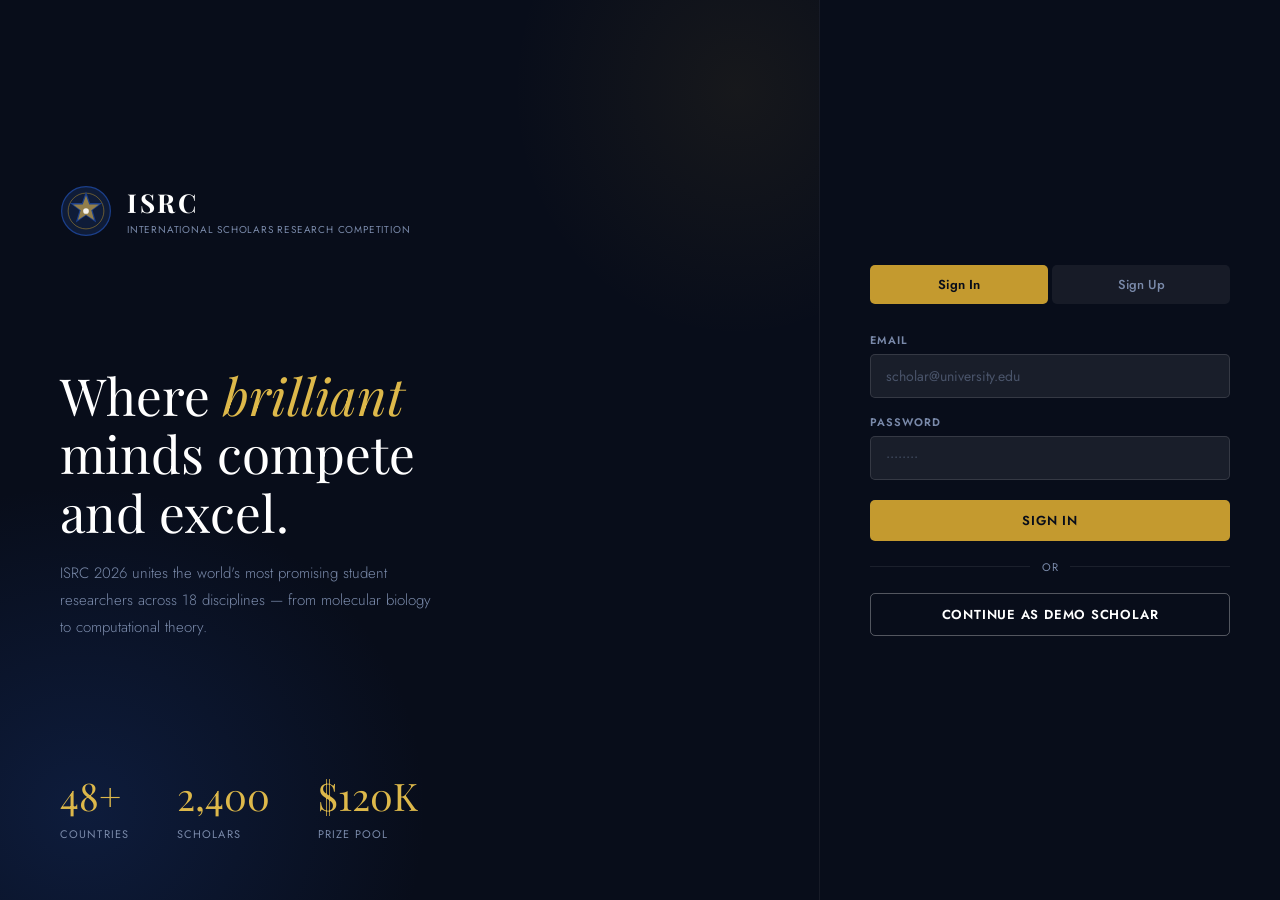
<file: prototype_version/index.html>
<!DOCTYPE html>
<html lang="en">
<head>
<meta charset="UTF-8"/>
<meta name="viewport" content="width=device-width, initial-scale=1.0"/>
<title>Sign In — ISRC 2026</title>
<link rel="icon" href="icon.svg" type="image/svg+xml"/>
<link rel="stylesheet" href="css/style.css"/>
<style>
  body { background: var(--ink); display: flex; min-height: 100vh; }

  /* ── Left panel ── */
  .panel-left {
    flex: 1; display: flex; flex-direction: column; justify-content: space-between;
    padding: 56px 60px; position: relative; overflow: hidden;
    border-right: 1px solid rgba(255,255,255,.06);
  }
  .panel-left::before {
    content: ''; position: absolute; inset: 0;
    background: radial-gradient(ellipse 70% 60% at 10% 90%, rgba(27,63,139,.3), transparent 60%),
                radial-gradient(ellipse 50% 50% at 90% 10%, rgba(196,154,47,.08), transparent 55%);
  }
  .grid-bg {
    position: absolute; inset: 0;
    background-image: linear-gradient(rgba(255,255,255,.02) 1px, transparent 1px),
                      linear-gradient(90deg, rgba(255,255,255,.02) 1px, transparent 1px);
    background-size: 52px 52px;
  }
  .panel-left > * { position: relative; z-index: 1; }

  .logo { display: flex; align-items: center; gap: 15px; }
  .logo svg { width: 52px; height: 52px; }
  .logo-text .brand {
    font-family: var(--ff-d); font-size: 26px; font-weight: 700;
    color: var(--white); letter-spacing: .1em; display: block;
  }
  .logo-text .full {
    font-size: 10px; color: var(--slate); letter-spacing: .08em;
    text-transform: uppercase; display: block; margin-top: 2px;
  }

  .tagline h1 {
    font-size: clamp(34px, 4vw, 52px); font-weight: 400;
    color: var(--white); margin-bottom: 18px;
  }
  .tagline h1 em { font-style: italic; color: var(--gold-l); }
  .tagline p { color: var(--slate); font-size: 15px; font-weight: 300; line-height: 1.8; max-width: 380px; }

  .panel-stats { display: flex; gap: 48px; }
  .ps-val { font-family: var(--ff-d); font-size: 38px; color: var(--gold-l); display: block; }
  .ps-lbl { font-size: 11px; color: var(--slate); letter-spacing: .1em; text-transform: uppercase; }

  /* ── Right panel (auth forms) ── */
  .panel-right {
    width: 460px; display: flex; align-items: center; justify-content: center;
    padding: 48px 50px; overflow-y: auto;
  }
  .auth-box { width: 100%; max-width: 360px; }
  .auth-box h2 {
    font-family: var(--ff-d); font-size: 30px; color: var(--white); margin-bottom: 4px;
  }
  .auth-box .sub { font-size: 13px; color: var(--slate); margin-bottom: 28px; }
  .auth-box .sub a { color: var(--gold-l); cursor: pointer; }
  .auth-box .sub a:hover { text-decoration: underline; }

  .divider { display:flex; align-items:center; gap:12px; margin:18px 0; }
  .divider::before, .divider::after { content:''; flex:1; height:1px; background:rgba(255,255,255,.08); }
  .divider span { font-size:11px; color:var(--slate); letter-spacing:.06em; }

  /* Tabs */
  .form-tabs { display:flex; gap:4px; margin-bottom:28px; }
  .form-tab {
    flex:1; padding:10px; border:none; border-radius:var(--r);
    font-family:var(--ff-b); font-size:13px; font-weight:500; cursor:pointer;
    background:rgba(255,255,255,.06); color:var(--slate); transition:all .2s;
  }
  .form-tab.active { background:var(--gold); color:var(--ink); font-weight:600; }

  .form-panel { display:none; }
  .form-panel.active { display:block; }

  @media (max-width:820px) { .panel-left { display:none; } .panel-right { width:100%; } }
</style>
</head>
<body>

<!-- Left branding -->
<div class="panel-left">
  <div class="grid-bg"></div>
  <div class="logo">
    <svg viewBox="0 0 64 64" fill="none" xmlns="http://www.w3.org/2000/svg">
      <circle cx="32" cy="32" r="30" fill="#0f1c38" stroke="#1b3f8b" stroke-width="1.5"/>
      <circle cx="32" cy="32" r="22" fill="none" stroke="#c49a2f" stroke-width="1" opacity="0.6"/>
      <polygon points="32,8 37,22 52,22 40,31 44.5,46 32,37.5 19.5,46 24,31 12,22 27,22" fill="#1b3f8b"/>
      <polygon points="32,13 36,24 48,24 38.5,31 42,43 32,36.5 22,43 25.5,31 16,24 28,24" fill="#c49a2f" opacity="0.7"/>
      <circle cx="32" cy="32" r="3.5" fill="#ffffff" opacity="0.9"/>
    </svg>
    <div class="logo-text">
      <span class="brand">ISRC</span>
      <span class="full">International Scholars Research Competition</span>
    </div>
  </div>

  <div class="tagline">
    <h1>Where <em>brilliant</em><br/>minds compete<br/>and excel.</h1>
    <p>ISRC 2026 unites the world's most promising student researchers across 18 disciplines — from molecular biology to computational theory.</p>
  </div>

  <div class="panel-stats">
    <div><span class="ps-val">48+</span><span class="ps-lbl">Countries</span></div>
    <div><span class="ps-val">2,400</span><span class="ps-lbl">Scholars</span></div>
    <div><span class="ps-val">$120K</span><span class="ps-lbl">Prize Pool</span></div>
  </div>
</div>

<!-- Right auth panel -->
<div class="panel-right">
  <div class="auth-box">

    <div class="form-tabs">
      <button class="form-tab active" onclick="showTab('signin')">Sign In</button>
      <button class="form-tab" onclick="showTab('register')">Sign Up</button>
    </div>

    <!-- SIGN IN (LOGIN) -->
    <div class="form-panel active" id="panel-signin">
      <div id="si-msg" class="alert"></div>
      <div class="field"><label>Email</label><input type="email" id="si-email" placeholder="scholar@university.edu"/></div>
      <div class="field"><label>Password</label><input type="password" id="si-pass" placeholder="••••••••"/></div>
      <button class="btn btn-gold btn-full" style="margin-top:4px" onclick="doSignIn()">Sign In</button>
      <div class="divider"><span>OR</span></div>
      <button class="btn btn-ghost btn-full" onclick="demoLogin()">Continue as Demo Scholar</button>
    </div>

    <!-- SIGN UP (REGISTER) -->
    <div class="form-panel" id="panel-register">
      <div id="reg-msg" class="alert"></div>
      <div class="field">
        <div class="field-row">
          <div><label>First name</label><input type="text" id="r-fn" placeholder="Aruzhan"/></div>
          <div><label>Last name</label><input type="text" id="r-ln" placeholder="Maratova"/></div>
        </div>
      </div>
      <div class="field"><label>Email</label><input type="email" id="r-em" placeholder="aruzhanmaratova2009@gmail.com"/></div>
      <div class="field"><label>Institution</label><input type="text" id="r-in" placeholder="AIS"/></div>
      <div class="field">
        <div class="field-row">
          <div>
            <label>Country</label>
            <select id="r-co">
              <option value="">Select…</option>
              <option>Argentina</option><option>Australia</option><option>Austria</option>
              <option>Bangladesh</option><option>Belgium</option><option>Brazil</option>
              <option>Canada</option><option>China</option><option>Colombia</option>
              <option>Czech Republic</option><option>Denmark</option><option>Egypt</option>
              <option>Finland</option><option>France</option><option>Germany</option>
              <option>Ghana</option><option>Greece</option><option>India</option>
              <option>Indonesia</option><option>Iran</option><option>Ireland</option>
              <option>Israel</option><option>Italy</option><option>Japan</option>
              <option>Kazakhstan</option><option>Kenya</option><option>Malaysia</option>
              <option>Mexico</option><option>Morocco</option><option>Netherlands</option>
              <option>New Zealand</option><option>Nigeria</option><option>Norway</option>
              <option>Pakistan</option><option>Philippines</option><option>Poland</option>
              <option>Portugal</option><option>Romania</option><option>Russia</option>
              <option>Saudi Arabia</option><option>Singapore</option><option>South Africa</option>
              <option>South Korea</option><option>Spain</option><option>Sweden</option>
              <option>Switzerland</option><option>Thailand</option><option>Turkey</option>
              <option>Ukraine</option><option>United Kingdom</option><option>United States</option>
              <option>Vietnam</option><option>Other</option>
            </select>
          </div>
          <div>
            <label>Research Track</label>
            <select id="r-tr">
              <option value="">Select…</option>
              <option>Life Sciences</option>
              <option>Physical Sciences</option>
              <option>Computer Science & AI</option>
              <option>Social Sciences</option>
              <option>Environmental Sciences</option>
              <option>Engineering</option>
              <option>Medicine & Health</option>
              <option>Humanities & Arts</option>
            </select>
          </div>
        </div>
      </div>
      <div class="field">
        <div class="field-row">
          <div><label>Password</label><input type="password" id="r-pw" placeholder="Min 8 chars"/></div>
          <div><label>Confirm</label><input type="password" id="r-pw2" placeholder="Repeat"/></div>
        </div>
      </div>
      <button class="btn btn-gold btn-full" onclick="doRegister()">Create Account</button>
    </div>

  </div>
</div>

<script src="js/app.js"></script>
<script>
  /* redirect if already logged in */
  if (DB.getUser()) location.href = 'pages/home.html';

  function showTab(t) {
    document.querySelectorAll('.form-tab').forEach((b,i)=>b.classList.toggle('active', (i===0&&t==='signin')||(i===1&&t==='register')));
    document.getElementById('panel-signin').classList.toggle('active', t==='signin');
    document.getElementById('panel-register').classList.toggle('active', t==='register');
  }

  function showMsg(id, type, msg) {
    const el = document.getElementById(id);
    el.className = 'alert show alert-' + type;
    el.textContent = msg;
  }

  function doSignIn() {
    const email = document.getElementById('si-email').value.trim();
    const pass  = document.getElementById('si-pass').value;
    if (!email || !pass) return showMsg('si-msg','err','Please enter your email and password.');
    const user = DB.getUsers().find(u => u.email === email && u.pass === pass);
    if (!user) return showMsg('si-msg','err','Invalid credentials. Try the demo login!');
    DB.saveUser(user);
    location.href = 'pages/home.html';
  }

  function demoLogin() {
    const demo = {
      fname:'Linus', lname:'Torvalds', email:'linux@isrc.org', inst:'University of Helsinki',
      country:'Finland', track:'Computer Science & AI', paid:false,
      certId:'ISRC-2026-CS-00482'
    };
    DB.saveUser(demo);
    location.href = 'pages/home.html';
  }

  function doRegister() {
    const fn = document.getElementById('r-fn').value.trim();
    const ln = document.getElementById('r-ln').value.trim();
    const em = document.getElementById('r-em').value.trim();
    const inst = document.getElementById('r-in').value.trim();
    const co = document.getElementById('r-co').value;
    const tr = document.getElementById('r-tr').value;
    const pw = document.getElementById('r-pw').value;
    const pw2 = document.getElementById('r-pw2').value;

    if (!fn||!ln||!em||!inst||!co||!tr||!pw) return showMsg('reg-msg','err','Please complete all fields.');
    if (pw.length < 8) return showMsg('reg-msg','err','Password must be at least 8 characters.');
    if (pw !== pw2) return showMsg('reg-msg','err','Passwords do not match.');
    const users = DB.getUsers();
    if (users.find(u=>u.email===em)) return showMsg('reg-msg','err','This email is already registered.');

    const code = tr.split(' ')[0].slice(0,2).toUpperCase();
    const num  = String(Math.floor(Math.random()*90000)+10000);
    const u = { fname:fn, lname:ln, email:em, inst, country:co, track:tr, pass:pw, paid:false, certId:`ISRC-2026-${code}-${num}` };
    users.push(u);
    DB.saveUsers(users);
    DB.saveUser(u);
    showMsg('reg-msg','ok','Account created! Redirecting…');
    setTimeout(() => location.href = 'pages/home.html', 1100);
  }
</script>
</body>
</html>
</file>
<file: prototype_version/css/style.css>
/* ─── ISRC 2026 · Global Stylesheet ─── */
@import url('https://fonts.googleapis.com/css2?family=Playfair+Display:ital,wght@0,400;0,700;1,400;1,700&family=Jost:wght@300;400;500;600&display=swap');

:root {
  --ink:       #080d1a;
  --navy:      #0f1c38;
  --blue:      #1b3f8b;
  --blue-b:    #2452b2;
  --gold:      #c49a2f;
  --gold-l:    #ddb84a;
  --slate:     #7a8aaa;
  --cream:     #f4f1eb;
  --white:     #ffffff;
  --text:      #252b3b;
  --muted:     #6a748a;
  --border:    rgba(27,63,139,.13);
  --r:         5px;
  --shadow:    0 6px 28px rgba(8,13,26,.1);
  --ff-d:      'Playfair Display', serif;
  --ff-b:      'Jost', sans-serif;
  --nav-h:     64px;
}

*, *::before, *::after { box-sizing: border-box; margin: 0; padding: 0; }
html { scroll-behavior: smooth; }
body { font-family: var(--ff-b); background: var(--cream); color: var(--text); min-height: 100vh; }

/* ─── Typography ─── */
h1,h2,h3,h4 { font-family: var(--ff-d); line-height: 1.15; }
p { line-height: 1.75; }
a { text-decoration: none; color: inherit; }

/* ─── Buttons ─── */
.btn {
  display: inline-flex; align-items: center; justify-content: center; gap: 7px;
  padding: 11px 24px; border-radius: var(--r); border: none;
  font-family: var(--ff-b); font-size: 13px; font-weight: 600;
  letter-spacing: .06em; text-transform: uppercase; cursor: pointer;
  transition: all .2s; white-space: nowrap;
}
.btn-gold   { background: var(--gold); color: var(--ink); }
.btn-gold:hover { background: var(--gold-l); transform: translateY(-1px); box-shadow: 0 8px 20px rgba(196,154,47,.35); }
.btn-blue   { background: var(--blue); color: var(--white); }
.btn-blue:hover { background: var(--blue-b); transform: translateY(-1px); }
.btn-ghost  { background: transparent; color: var(--white); border: 1px solid rgba(255,255,255,.3); }
.btn-ghost:hover { border-color: var(--white); background: rgba(255,255,255,.08); }
.btn-outline { background: transparent; color: var(--blue); border: 1px solid var(--border); }
.btn-outline:hover { border-color: var(--blue); background: rgba(27,63,139,.05); }
.btn-sm { padding: 8px 16px; font-size: 12px; }
.btn-full { width: 100%; }
.btn svg { width: 15px; height: 15px; flex-shrink: 0; }

/* ─── Form ─── */
.field { margin-bottom: 16px; }
.field label {
  display: block; font-size: 11px; font-weight: 600;
  letter-spacing: .09em; text-transform: uppercase;
  color: var(--slate); margin-bottom: 6px;
}
.field-row { display: grid; grid-template-columns: 1fr 1fr; gap: 14px; }
input, select, textarea {
  width: 100%; padding: 11px 15px;
  border: 1px solid rgba(255,255,255,.12);
  border-radius: var(--r); font-family: var(--ff-b); font-size: 14px;
  background: rgba(255,255,255,.07); color: var(--white);
  transition: border-color .2s, background .2s; outline: none;
}
input:focus, select:focus, textarea:focus {
  border-color: var(--gold); background: rgba(196,154,47,.06);
}
input::placeholder { color: rgba(122,138,170,.5); }
select option { background: var(--navy); color: var(--white); }

/* Light-mode inputs (for modals) */
.field-light input, .field-light select {
  background: var(--cream); border-color: var(--border); color: var(--text);
}
.field-light input:focus, .field-light select:focus {
  border-color: var(--blue); background: var(--white);
}
.field-light input::placeholder { color: var(--muted); }
.field-light label { color: var(--muted); }

/* ─── Alerts ─── */
.alert { display:none; padding: 10px 14px; border-radius: var(--r); font-size: 13px; margin-bottom: 14px; }
.alert.show { display: block; }
.alert-err  { background: rgba(180,50,50,.14); border: 1px solid rgba(180,50,50,.3); color: #f08888; }
.alert-ok   { background: rgba(40,160,100,.14); border: 1px solid rgba(40,160,100,.3); color: #5fca98; }

/* ─── Navbar ─── */
.nav {
  height: var(--nav-h); background: var(--white);
  border-bottom: 1px solid var(--border);
  display: flex; align-items: center; justify-content: space-between;
  padding: 0 36px; position: sticky; top: 0; z-index: 100;
  box-shadow: 0 1px 12px rgba(8,13,26,.07);
}
.nav-logo { display: flex; align-items: center; gap: 12px; cursor: pointer; text-decoration: none; }
.nav-logo img, .nav-logo svg { width: 38px; height: 38px; }
.nav-logo-text .brand {
  font-family: var(--ff-d); font-size: 18px; font-weight: 700;
  color: var(--ink); letter-spacing: .06em; display: block;
}
.nav-logo-text .sub {
  font-size: 9px; color: var(--muted); letter-spacing: .1em;
  text-transform: uppercase; display: block;
}
.nav-links { display: flex; gap: 2px; }
.nav-link {
  padding: 7px 15px; border-radius: var(--r);
  font-size: 13px; font-weight: 500; color: var(--muted);
  cursor: pointer; transition: all .18s; border: none; background: none;
  font-family: var(--ff-b); display: flex; align-items: center; gap: 6px;
  text-decoration: none;
}
.nav-link:hover { color: var(--blue); background: rgba(27,63,139,.06); }
.nav-link.active { color: var(--blue); background: rgba(27,63,139,.1); font-weight: 600; }
.nav-link svg { width: 14px; height: 14px; }
.nav-end { display: flex; align-items: center; gap: 10px; }
.nav-avatar {
  width: 34px; height: 34px; border-radius: 50%;
  background: linear-gradient(135deg, var(--blue), var(--blue-b));
  color: var(--white); font-size: 12px; font-weight: 700;
  display: flex; align-items: center; justify-content: center;
  cursor: pointer; border: 2px solid transparent; transition: border-color .2s;
}
.nav-avatar:hover { border-color: var(--gold); }
.nav-signout {
  font-size: 12px; padding: 6px 12px; border-radius: var(--r);
  background: none; border: 1px solid var(--border); color: var(--muted);
  cursor: pointer; font-family: var(--ff-b); transition: all .2s;
}
.nav-signout:hover { border-color: #c33; color: #c33; }

/* ─── Page-header bands ─── */
.pg-header {
  background: linear-gradient(120deg, var(--ink) 0%, var(--navy) 60%, var(--blue) 130%);
  padding: 52px 40px; text-align: center; position: relative; overflow: hidden;
}
.pg-header::before {
  content: ''; position: absolute; inset: 0;
  background: radial-gradient(ellipse 60% 80% at 20% 120%, rgba(196,154,47,.12), transparent 60%);
}
.pg-header h2 {
  font-family: var(--ff-d); font-size: 38px; font-weight: 400;
  color: var(--white); position: relative;
}
.pg-header h2 em { font-style: italic; color: var(--gold-l); }
.pg-header p { font-size: 15px; color: rgba(255,255,255,.55); margin-top: 8px; font-weight: 300; position: relative; }

/* ─── Cards ─── */
.card {
  background: var(--white); border: 1px solid var(--border);
  border-radius: var(--r); overflow: hidden;
}
.card-body { padding: 26px 28px; }
.card-header {
  padding: 16px 22px; border-bottom: 1px solid var(--border);
  display: flex; align-items: center; justify-content: space-between;
}
.card-header h3 { font-size: 15px; font-weight: 600; color: var(--text); font-family: var(--ff-b); }

/* ─── Section ─── */
.section { padding: 64px 40px; max-width: 1080px; margin: 0 auto; }
.section-head { text-align: center; margin-bottom: 44px; }
.eyebrow {
  font-size: 11px; font-weight: 600; letter-spacing: .14em;
  text-transform: uppercase; color: var(--blue); display: block; margin-bottom: 10px;
}
.section-head h2 { font-size: clamp(26px,4vw,40px); color: var(--ink); }
.section-head h2 em { font-style: italic; color: var(--gold); }
.section-head p { font-size: 15px; color: var(--muted); margin-top: 10px; max-width: 520px; margin-inline: auto; }

/* ─── Grid helpers ─── */
.grid-3 { display: grid; grid-template-columns: repeat(3,1fr); gap: 18px; }
.grid-2 { display: grid; grid-template-columns: 1fr 1fr; gap: 18px; }

/* ─── Toast ─── */
.toast {
  position: fixed; bottom: 24px; right: 24px; z-index: 9999;
  background: var(--ink); color: var(--white);
  padding: 13px 18px; border-radius: var(--r);
  font-size: 13px; box-shadow: 0 8px 24px rgba(0,0,0,.3);
  display: flex; align-items: center; gap: 9px;
  transform: translateY(80px); opacity: 0; transition: all .3s;
  border-left: 3px solid var(--gold); max-width: 300px;
}
.toast.show { transform: translateY(0); opacity: 1; }
.toast svg { width: 15px; height: 15px; color: var(--gold); flex-shrink: 0; }

/* ─── Modal ─── */
.overlay {
  position: fixed; inset: 0; background: rgba(8,13,26,.65);
  z-index: 500; display: none; align-items: center; justify-content: center;
  backdrop-filter: blur(4px);
}
.overlay.open { display: flex; }
.modal {
  background: var(--white); border-radius: var(--r);
  padding: 36px; width: 90%; max-width: 440px;
  max-height: 90vh; overflow-y: auto;
  box-shadow: 0 20px 60px rgba(8,13,26,.3); position: relative;
}
.modal h3 { font-size: 24px; color: var(--ink); margin-bottom: 4px; }
.modal .modal-sub { font-size: 13px; color: var(--muted); margin-bottom: 22px; }
.modal-x {
  position: absolute; top: 14px; right: 14px;
  width: 30px; height: 30px; border: none; background: none;
  border-radius: 50%; font-size: 16px; color: var(--muted);
  cursor: pointer; display: flex; align-items: center; justify-content: center;
  transition: all .2s;
}
.modal-x:hover { background: var(--cream); color: var(--text); }

/* ─── FAQ ─── */
.faq-item { border: 1px solid var(--border); border-radius: var(--r); margin-bottom: 8px; background: var(--white); }
.faq-q {
  width: 100%; padding: 16px 20px; background: none; border: none;
  display: flex; justify-content: space-between; align-items: center;
  cursor: pointer; font-family: var(--ff-b); font-size: 14px; font-weight: 500;
  color: var(--text); text-align: left; transition: color .18s;
}
.faq-q:hover, .faq-item.open .faq-q { color: var(--blue); }
.faq-arrow { transition: transform .25s; color: var(--muted); flex-shrink: 0; }
.faq-item.open .faq-arrow { transform: rotate(180deg); }
.faq-a { max-height: 0; overflow: hidden; transition: max-height .3s ease; }
.faq-item.open .faq-a { max-height: 200px; }
.faq-a-inner { padding: 0 20px 16px; font-size: 13px; color: var(--muted); line-height: 1.8; }

/* ─── Responsive ─── */
@media (max-width: 768px) {
  .grid-3, .grid-2 { grid-template-columns: 1fr; }
  .section { padding: 44px 20px; }
  .pg-header { padding: 40px 20px; }
  .nav { padding: 0 16px; }
  .nav-links { display: none; }
}
</file>
